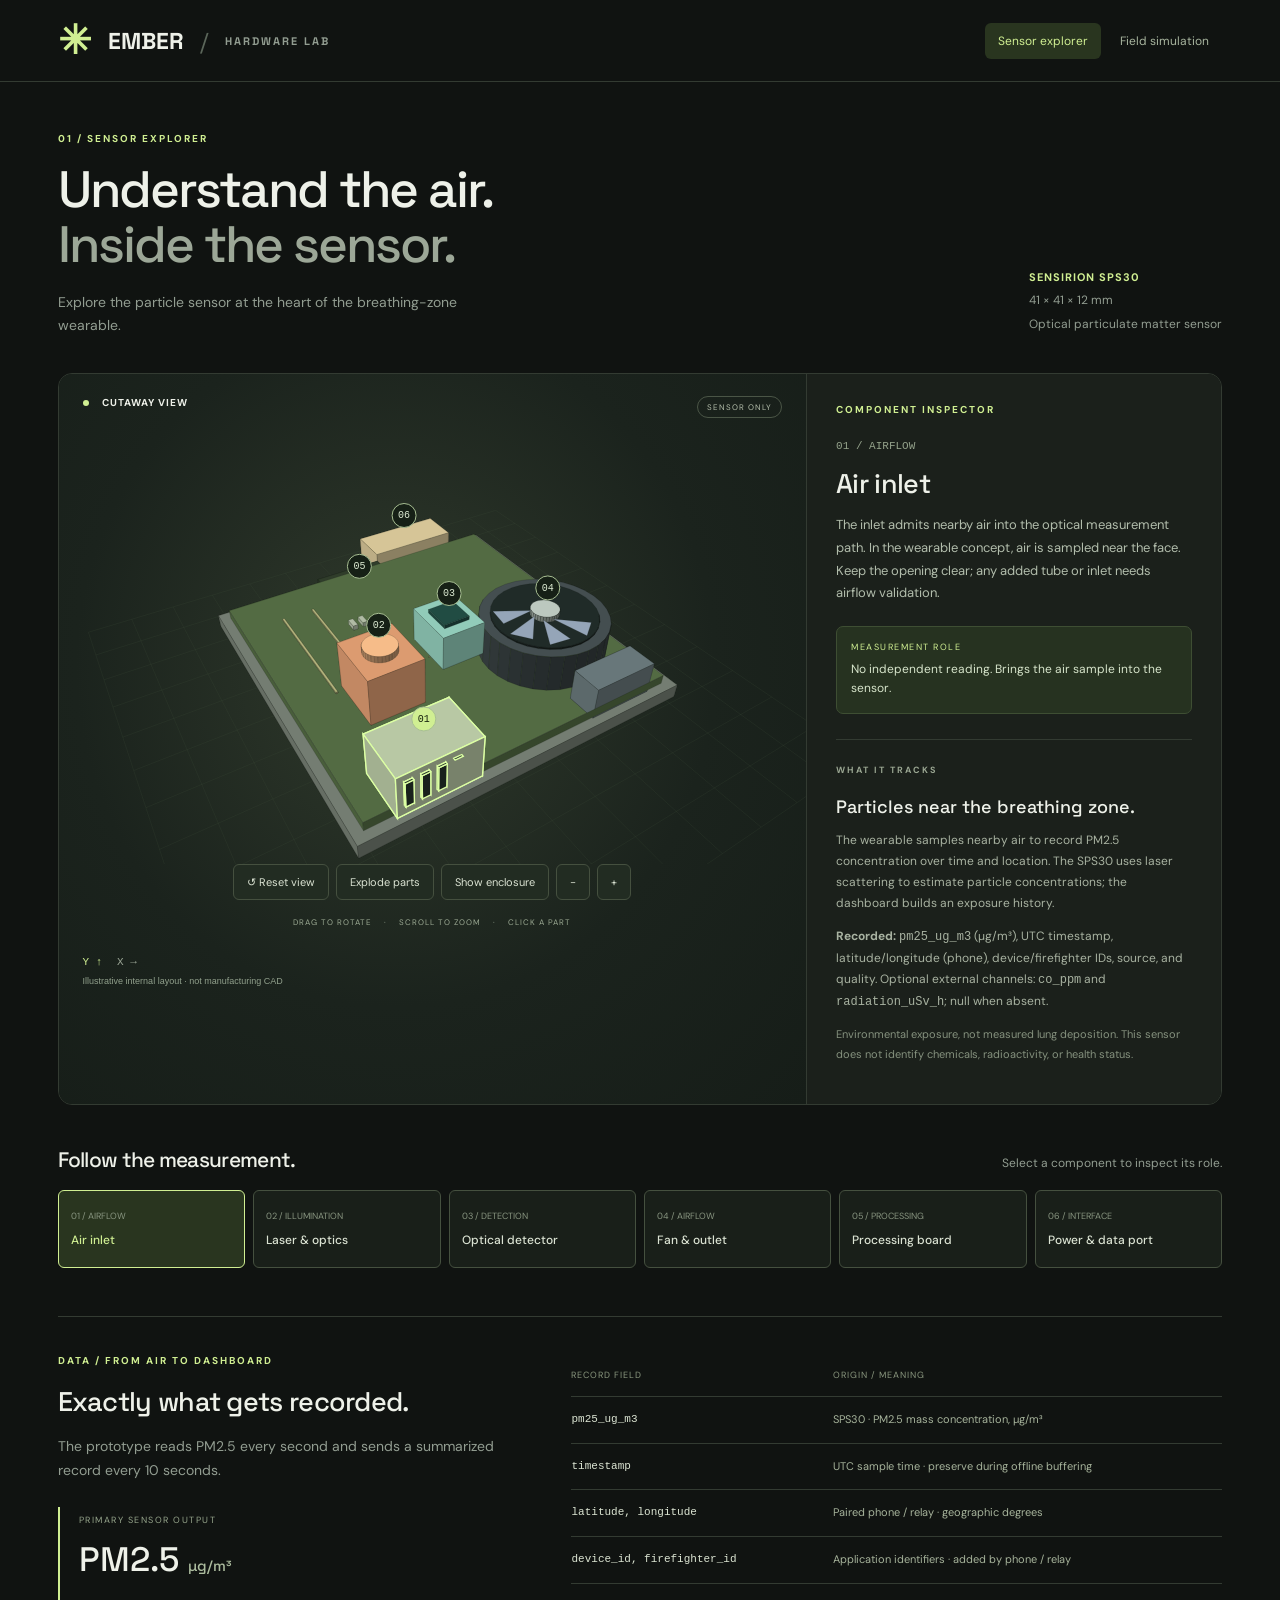
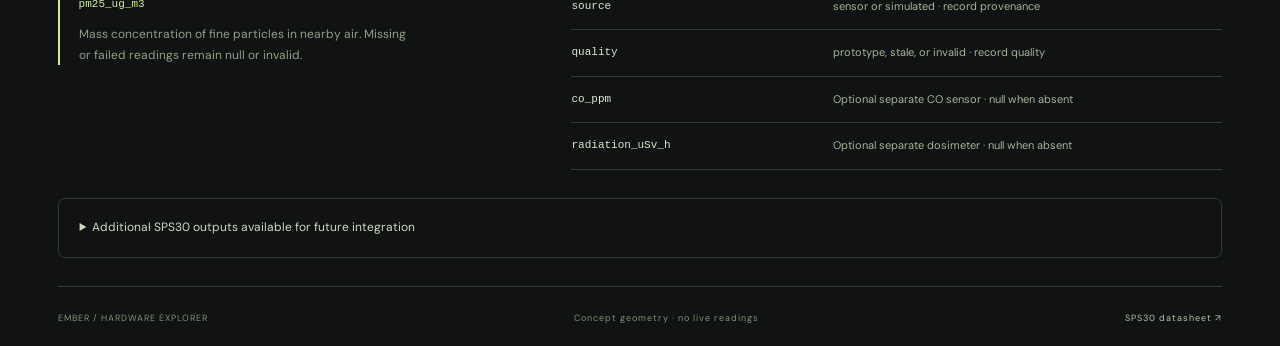
<file: index.html>
<!doctype html>
<html lang="en"><head><meta charset="utf-8"><meta name="viewport" content="width=device-width, initial-scale=1"><title>EMBER · Sensor Explorer</title><link rel="stylesheet" href="style.css"><style>header nav{display:flex;gap:6px}header nav a{font-size:12px;padding:10px 13px;border-radius:6px;color:#a7b49e;text-decoration:none}header nav a[aria-current]{background:#29351f;color:#d0ef92}@media(max-width:760px){header{height:auto;min-height:80px;flex-wrap:wrap;padding-top:12px;padding-bottom:12px;gap:10px}header nav a{font-size:10px;padding:8px}.subbrand{display:none}}</style></head>
<body><header><a class="brand" href="./"><span class="ember">✳</span> EMBER <span class="divider">/</span> <span class="subbrand">HARDWARE LAB</span></a><nav aria-label="Main navigation"><a href="index.html" aria-current="page">Sensor explorer</a><a href="simulation.html">Field simulation</a></nav></header>
<main><div class="intro"><div><p class="eyebrow">01 / SENSOR EXPLORER</p><h1>Understand the air.<br><span>Inside the sensor.</span></h1><p class="lede">Explore the particle sensor at the heart of the breathing-zone wearable.</p></div><div class="spec"><b>SENSIRION SPS30</b><span>41 × 41 × 12 mm</span><span>Optical particulate matter sensor</span></div></div>
<div class="workspace"><section class="viewer" aria-label="Interactive 3D sensor"><div class="view-top"><span><i class="dot"></i> <b id="viewLabel">CUTAWAY VIEW</b></span><span class="chip">SENSOR ONLY</span></div><canvas id="model" tabindex="0" aria-label="3D sensor. Drag to rotate, scroll to zoom, or use arrow keys. Choose components using the buttons below."></canvas><div class="orientation">Y ↑ <span>X →</span><small>Illustrative internal layout · not manufacturing CAD</small></div><div class="controls"><button id="reset" title="Reset camera">↺ Reset view</button><button id="explode" aria-pressed="false">Explode parts</button><button id="shell" aria-pressed="false">Show enclosure</button><button id="minus" aria-label="Zoom out">−</button><button id="plus" aria-label="Zoom in">+</button></div><p class="hint">DRAG TO ROTATE <span>·</span> SCROLL TO ZOOM <span>·</span> CLICK A PART</p></section>
<aside><p class="eyebrow">COMPONENT INSPECTOR</p><div id="detail" aria-live="polite"></div><div class="purpose"><p class="eyebrow">WHAT IT TRACKS</p><h3>Particles near the breathing zone.</h3><p>The wearable samples nearby air to record PM2.5 concentration over time and location. The SPS30 uses laser scattering to estimate particle concentrations; the dashboard builds an exposure history.</p><p><b>Recorded:</b> <code>pm25_ug_m3</code> (µg/m³), UTC timestamp, latitude/longitude (phone), device/firefighter IDs, source, and quality. Optional external channels: <code>co_ppm</code> and <code>radiation_uSv_h</code>; null when absent.</p><p class="note">Environmental exposure, not measured lung deposition. This sensor does not identify chemicals, radioactivity, or health status.</p></div></aside></div>
<section class="parts-section"><div class="section-title"><h2>Follow the measurement.</h2><p>Select a component to inspect its role.</p></div><div id="parts" class="parts"></div></section>
<section class="data-section"><div><p class="eyebrow">DATA / FROM AIR TO DASHBOARD</p><h2>Exactly what gets recorded.</h2><p class="lede">The prototype reads PM2.5 every second and sends a summarized record every 10 seconds.</p><div class="primary-data"><span>PRIMARY SENSOR OUTPUT</span><strong>PM2.5 <em>µg/m³</em></strong><code>pm25_ug_m3</code><p>Mass concentration of fine particles in nearby air. Missing or failed readings remain null or invalid.</p></div></div><div class="data-table"><div class="table-head">RECORD FIELD <span>ORIGIN / MEANING</span></div><div><code>pm25_ug_m3</code><span>SPS30 · PM2.5 mass concentration, µg/m³</span></div><div><code>timestamp</code><span>UTC sample time · preserve during offline buffering</span></div><div><code>latitude, longitude</code><span>Paired phone / relay · geographic degrees</span></div><div><code>device_id, firefighter_id</code><span>Application identifiers · added by phone / relay</span></div><div><code>source</code><span>sensor or simulated · record provenance</span></div><div><code>quality</code><span>prototype, stale, or invalid · record quality</span></div><div><code>co_ppm</code><span>Optional separate CO sensor · null when absent</span></div><div><code>radiation_uSv_h</code><span>Optional separate dosimeter · null when absent</span></div></div></section>
<details><summary>Additional SPS30 outputs available for future integration</summary><p>The hardware also reports mass concentrations for PM1.0, PM4 and PM10 (µg/m³), number concentrations for PM0.5, PM1.0, PM2.5, PM4 and PM10 (#/cm³), and typical particle size (µm). These are not fields in the current prototype record. PM4 and PM10 values are calculated from the particle distribution profile.</p><p>The dashboard’s exposure index is calculated separately as Σ(PM2.5 × elapsed minutes), in µg·min/m³. It is not a sensor-measured medical dose.</p></details>
<footer><span>EMBER / HARDWARE EXPLORER</span><span>Concept geometry · no live readings</span><a href="https://sensirion.com/file/datasheet_sps30" target="_blank" rel="noreferrer">SPS30 datasheet ↗</a></footer></main><script src="sensor.js"></script></body></html>
</file>
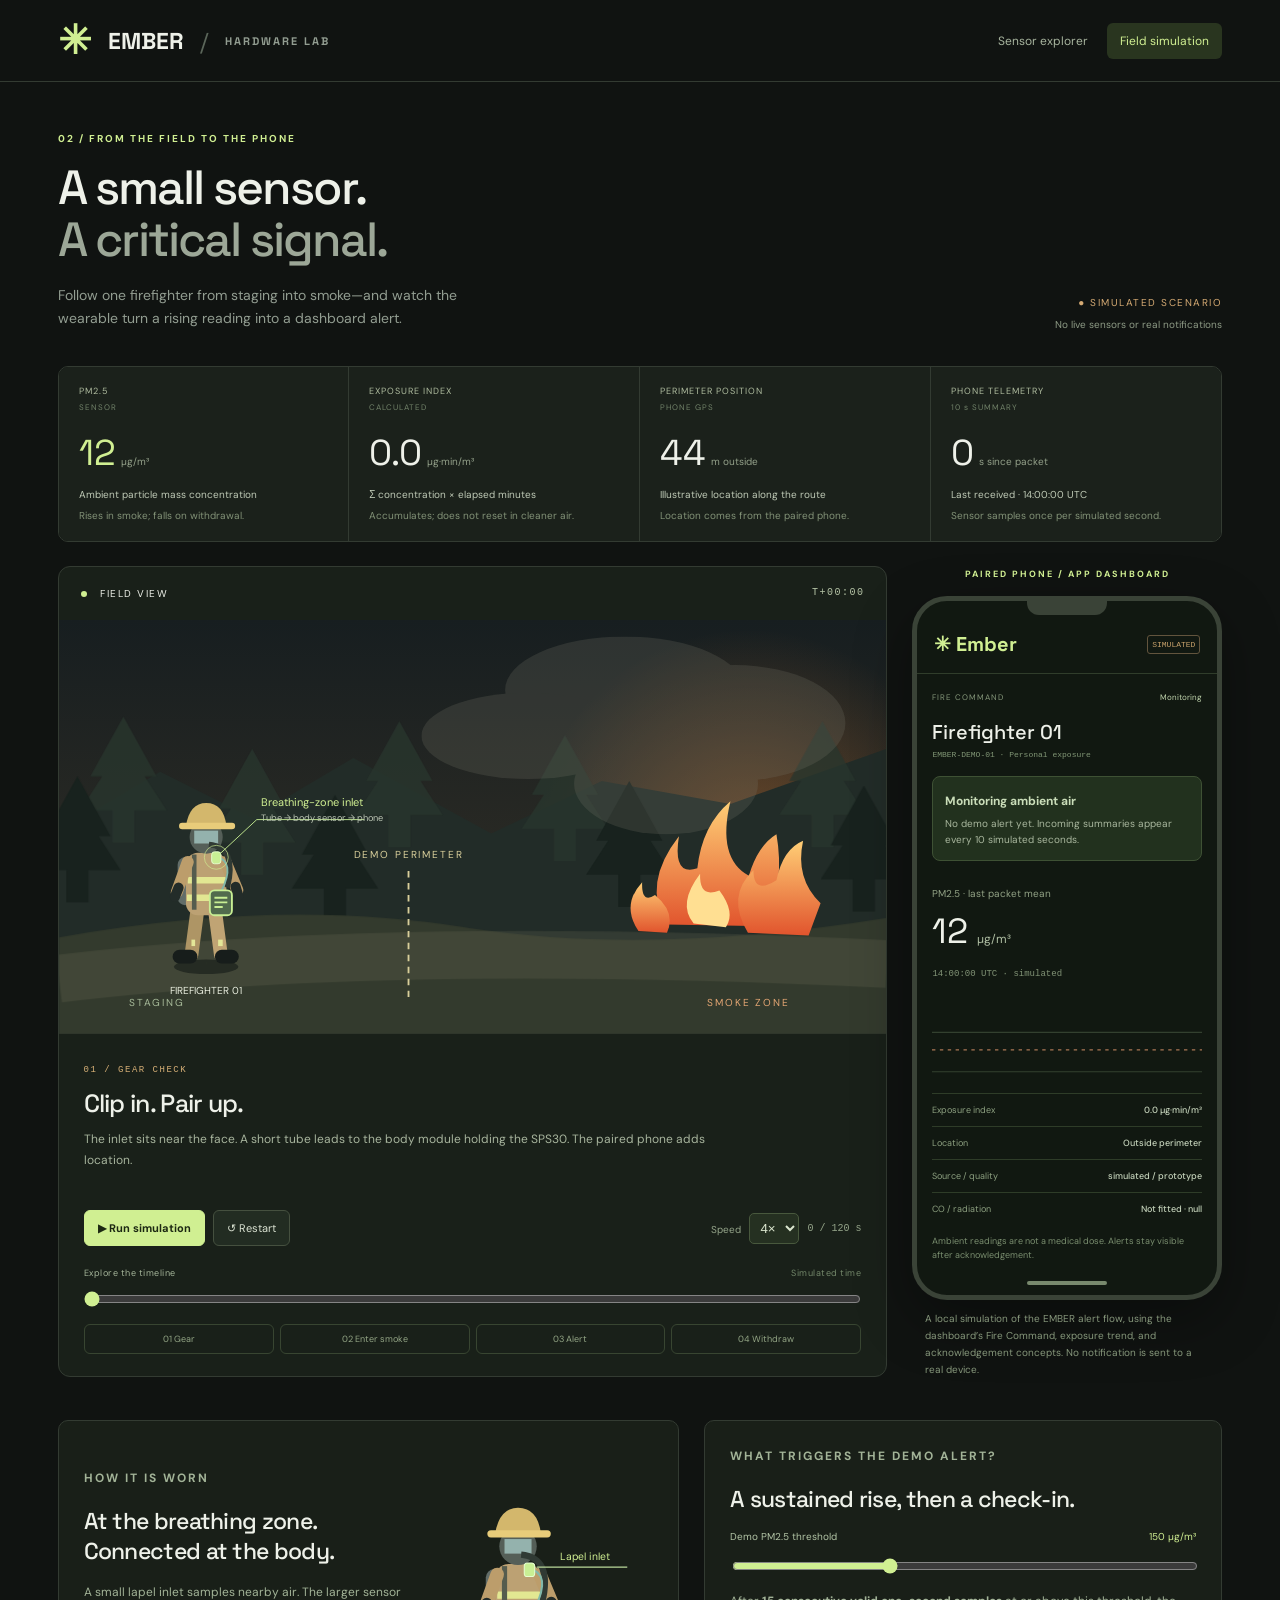
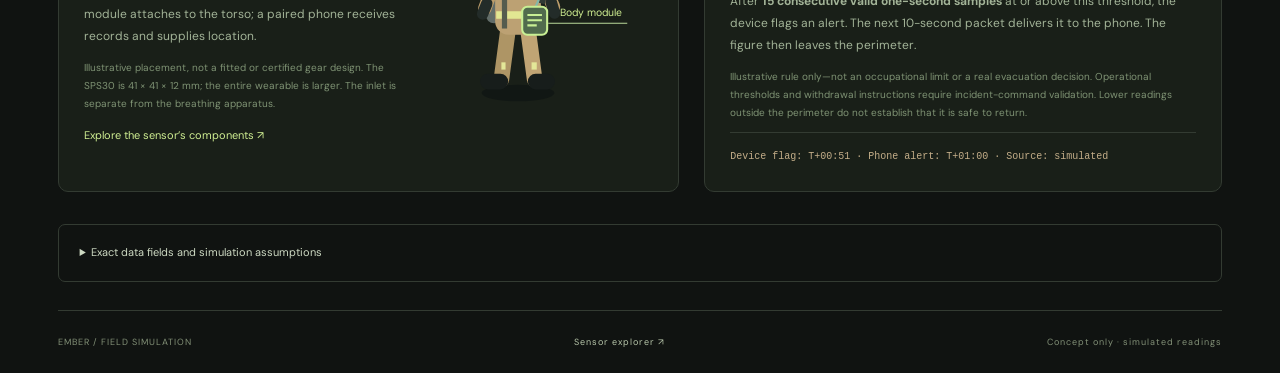
<file: simulation.html>
<!doctype html><html lang="en"><head><meta charset="utf-8"><meta name="viewport" content="width=device-width,initial-scale=1"><title>EMBER · Field Simulation</title><link rel="stylesheet" href="style.css"><link rel="stylesheet" href="simulation.css"></head><body>
<header><a class="brand" href="index.html"><span class="ember">✳</span> EMBER <span class="divider">/</span> <span class="subbrand">HARDWARE LAB</span></a><nav aria-label="Main navigation"><a href="index.html">Sensor explorer</a><a href="simulation.html" aria-current="page">Field simulation</a></nav></header>
<main class="sim-main"><div class="sim-intro"><div><p class="eyebrow">02 / FROM THE FIELD TO THE PHONE</p><h1>A small sensor.<br><span>A critical signal.</span></h1><p class="lede">Follow one firefighter from staging into smoke—and watch the wearable turn a rising reading into a dashboard alert.</p></div><div class="demo-badge">● SIMULATED SCENARIO<span>No live sensors or real notifications</span></div></div>
<section class="metrics" aria-label="Specific tracked measurements"><article><p>PM2.5 <span>SENSOR</span></p><strong id="pm">12</strong><small>µg/m³</small><div id="pmTrend">Ambient particle mass concentration</div><em>Rises in smoke; falls on withdrawal.</em></article><article><p>EXPOSURE INDEX <span>CALCULATED</span></p><strong id="dose">0.0</strong><small>µg·min/m³</small><div>Σ concentration × elapsed minutes</div><em>Accumulates; does not reset in cleaner air.</em></article><article><p>PERIMETER POSITION <span>PHONE GPS</span></p><strong id="distance">44</strong><small id="distanceUnit">m outside</small><div>Illustrative location along the route</div><em>Location comes from the paired phone.</em></article><article><p>PHONE TELEMETRY <span>10 s SUMMARY</span></p><strong id="packetAge">0</strong><small>s since packet</small><div id="packetTime">Last received · 14:00:00 UTC</div><em>Sensor samples once per simulated second.</em></article></section>
<div class="scenario-grid"><section class="scene-panel" aria-label="Firefighter scenario"><div class="scene-heading"><span><i class="dot"></i> FIELD VIEW</span><span id="simClock">T+00:00</span></div>
<svg id="field" viewBox="0 0 900 450" role="img" aria-label="A firefighter wearing a lapel inlet and body sensor approaches a smoky fire, then withdraws beyond the perimeter."><defs><linearGradient id="sky" x2="0" y2="1"><stop stop-color="#171e20"/><stop offset="1" stop-color="#373227"/></linearGradient><radialGradient id="glow"><stop stop-color="#e88434" stop-opacity=".35"/><stop offset="1" stop-color="#e88434" stop-opacity="0"/></radialGradient><linearGradient id="fireColor" x2="0" y2="1"><stop stop-color="#ffcf76"/><stop offset="1" stop-color="#e1542d"/></linearGradient>
<g id="tree"><path d="M0 0L-36 65H-23L-47 102H-12V137H12V102H47L23 65H36Z" fill="currentColor"/></g>
<g id="person"><ellipse cy="4" rx="35" ry="8" fill="#0b1010" opacity=".5"/><g id="legA"><path d="M-10-54L-16-9" stroke="#ae9565" stroke-width="15" stroke-linecap="round"/><path d="M-17-7H-29" stroke="#171d1b" stroke-width="15" stroke-linecap="round"/><path d="M-16-22L-12-22" stroke="#e3e798" stroke-width="7"/></g><g id="legB"><path d="M10-54L16-9" stroke="#c0a474" stroke-width="15" stroke-linecap="round"/><path d="M17-7H28" stroke="#171d1b" stroke-width="15" stroke-linecap="round"/><path d="M13-22L18-22" stroke="#e3e798" stroke-width="7"/></g><rect x="-31" y="-115" width="16" height="52" rx="8" fill="#626d69"/><rect x="-22" y="-120" width="44" height="68" rx="13" fill="#bca173"/><path d="M-21-71H22M-20-90H22" stroke="#e2e792" stroke-width="7"/><path d="M-13-118V-58" stroke="#555c4e" stroke-width="5"/><path d="M-20-110L-32-77M21-110L34-79" stroke="#bc9d6b" stroke-width="13" stroke-linecap="round"/><path d="M-30-82L-34-72M32-83L35-73" stroke="#232c29" stroke-width="11" stroke-linecap="round"/><circle cy="-137" r="18" fill="#555f58"/><path d="M-13-144H13V-130H-13Z" fill="#94b2ad"/><path d="M-22-149Q-18-174 0-174Q19-174 22-149" fill="#d3b76c"/><path d="M-26-149H28" stroke="#e8cc7a" stroke-width="7" stroke-linecap="round"/><path d="M3-129Q34-126 23-82" fill="none" stroke="#303a34" stroke-width="6"/><path d="M10-116Q33-111 16-77" fill="none" stroke="#81b8aa" stroke-width="2"/><rect x="6" y="-121" width="10" height="13" rx="3" fill="#c8ef94" stroke="#e6ffd0"/><rect x="4" y="-79" width="24" height="27" rx="5" fill="#516b4d" stroke="#c8ef94" stroke-width="2"/><path d="M9-71H23M9-66H23M9-61H18" stroke="#c8ef94" stroke-width="2"/></g></defs>
<rect width="900" height="450" fill="url(#sky)"/><circle cx="750" cy="245" r="235" fill="url(#glow)"/><path d="M0 230L110 165L210 215L320 150L470 232L590 175L730 200L900 140V450H0Z" fill="#222c28"/>
<g color="#29362e" opacity=".8"><use href="#tree" x="70" y="105"/><use href="#tree" x="210" y="140"/><use href="#tree" x="370" y="110"/><use href="#tree" x="550" y="125"/><use href="#tree" x="830" y="110"/></g><g color="#18221e"><use href="#tree" x="20" y="170"/><use href="#tree" x="300" y="190"/><use href="#tree" x="620" y="175"/><use href="#tree" x="875" y="180"/></g>
<path d="M0 345Q240 302 440 334T900 324V450H0Z" fill="#333a2d"/><path d="M0 390Q350 348 900 374" fill="none" stroke="#74735c" stroke-width="52" opacity=".22"/>
<g id="smoke" fill="#747568" opacity=".24"><ellipse cx="660" cy="178" rx="100" ry="55"/><ellipse cx="735" cy="112" rx="120" ry="63"/><ellipse cx="615" cy="76" rx="130" ry="58"/><ellipse cx="510" cy="126" rx="116" ry="47"/></g>
<g id="flames" fill="url(#fireColor)"><path d="M660 331Q634 286 674 235Q667 279 694 270Q699 223 730 197Q715 259 750 278Q760 245 780 233Q789 284 770 333Z"/><path d="M749 340Q725 300 755 272Q755 299 780 283Q787 249 809 240Q800 281 828 308L815 343Z"/><path d="M630 338Q611 310 634 285Q633 309 648 299Q671 318 661 340Z"/></g><path d="M690 330Q672 309 697 276Q696 303 718 294Q736 318 725 334Z" fill="#ffdf92"/>
<path d="M380 273V410" stroke="#d9cf9b" stroke-width="2" stroke-dasharray="7 6"/><text x="380" y="259" text-anchor="middle" fill="#d9cf9b" font-size="11" letter-spacing="2">DEMO PERIMETER</text><text x="76" y="420" fill="#a7ba99" font-size="11" letter-spacing="2">STAGING</text><text x="705" y="420" fill="#e4a673" font-size="11" letter-spacing="2">SMOKE ZONE</text>
<path id="trail" d="M160 373H160" stroke="#c8ef94" stroke-width="3" stroke-dasharray="5 6" opacity=".7"/><g id="walker" transform="translate(160 373)"><use href="#person"/><circle cx="11" cy="-115" r="13" fill="none" stroke="#d0ef92" opacity=".7"/><text y="34" text-anchor="middle" fill="#e8edde" font-size="11">FIREFIGHTER 01</text></g>
<g id="sensorCallout"><path d="M172 257L215 217H332" fill="none" stroke="#c8ef94"/><text x="220" y="202" fill="#d0ef92" font-size="12">Breathing-zone inlet</text><text x="220" y="218" fill="#bdc7b5" font-size="10">Tube → body sensor → phone</text></g><g id="signal" opacity="0"><path d="M800 45Q825 25 850 45M808 54Q825 40 842 54M818 63Q825 56 832 63" stroke="#d0ef92" stroke-width="3" fill="none"/><text x="780" y="86" fill="#c8ef94" font-size="10">PACKET SENT</text></g></svg>
<div class="stage-copy" aria-live="polite"><span id="stageNumber">01 / GEAR CHECK</span><h2 id="stageTitle">Clip in. Pair up.</h2><p id="stageDescription">The inlet sits near the face. A short tube leads to the body module holding the SPS30. The paired phone adds location.</p></div>
<div class="playback"><button id="play" class="primary">▶ Run simulation</button><button id="restart">↺ Restart</button><label>Speed <select id="speed"><option value="1">1×</option><option value="4" selected>4×</option><option value="8">8×</option></select></label><span id="elapsed">0 / 120 s</span></div><label class="scrub-label" for="timeline">Explore the timeline <span>Simulated time</span></label><input id="timeline" type="range" min="0" max="120" step="1" value="0" aria-label="Simulation time in seconds"><div class="chapters"><button data-jump="0">01 Gear</button><button data-jump="25">02 Enter smoke</button><button id="jumpAlert">03 Alert</button><button data-jump="110">04 Withdraw</button></div></section>
<aside class="phone-column"><p class="eyebrow">PAIRED PHONE / APP DASHBOARD</p><div class="phone"><div class="phone-notch"></div><div class="phone-top"><b>✳ Ember</b><span>SIMULATED</span></div><div class="phone-screen"><div class="phone-subtitle">FIRE COMMAND <span id="phoneStatus">Monitoring</span></div><h3>Firefighter 01</h3><p class="device-label">EMBER-DEMO-01 · Personal exposure</p><div id="phoneAlert" class="phone-alert" role="status"><strong id="alertTitle">Monitoring ambient air</strong><p id="alertMessage">No demo alert yet. Incoming summaries appear every 10 simulated seconds.</p><button id="ack" hidden>Acknowledge alert</button></div><div class="phone-reading"><span>PM2.5 · last packet mean</span><b id="phonePM">12 <small>µg/m³</small></b><em id="phoneTime">14:00:00 UTC · simulated</em></div><svg id="chart" viewBox="0 0 240 78" role="img" aria-label="Simulated PM2.5 concentration history"><path d="M0 70H240M0 35H240" stroke="#33402f"/><path id="thresholdLine" d="M0 48H240" stroke="#aa7655" stroke-dasharray="3 4"/><polyline id="chartLine" fill="none" stroke="#dbad70" stroke-width="2"/></svg><div class="phone-row"><span>Exposure index</span><b id="phoneDose">0.0 µg·min/m³</b></div><div class="phone-row"><span>Location</span><b id="phoneLocation">Outside perimeter</b></div><div class="phone-row"><span>Source / quality</span><b>simulated / prototype</b></div><div class="phone-row"><span>CO / radiation</span><b>Not fitted · null</b></div><p class="phone-foot">Ambient readings are not a medical dose. Alerts stay visible after acknowledgement.</p></div><div class="home-indicator"></div></div><p class="phone-caption">A local simulation of the EMBER alert flow, using the dashboard’s Fire Command, exposure trend, and acknowledgement concepts. No notification is sent to a real device.</p></aside></div>
<section class="below-grid"><article class="placement"><div><p class="eyebrow">HOW IT IS WORN</p><h2>At the breathing zone.<br>Connected at the body.</h2><p>A small lapel inlet samples nearby air. The larger sensor module attaches to the torso; a paired phone receives records and supplies location.</p><p class="note">Illustrative placement, not a fitted or certified gear design. The SPS30 is 41 × 41 × 12 mm; the entire wearable is larger. The inlet is separate from the breathing apparatus.</p><a href="index.html">Explore the sensor’s components ↗</a></div><svg viewBox="-100 -195 230 230" aria-label="Close-up of wearable placement on a firefighter"><use href="#person"/><path d="M18-117H105M29-63H105" fill="none" stroke="#b9d899"/><text x="40" y="-124" fill="#d0ef92" font-size="10">Lapel inlet</text><text x="40" y="-70" fill="#d0ef92" font-size="10">Body module</text></svg></article><article class="rule"><p class="eyebrow">WHAT TRIGGERS THE DEMO ALERT?</p><h2>A sustained rise, then a check-in.</h2><label for="threshold">Demo PM2.5 threshold <output id="thresholdValue">150 µg/m³</output></label><input id="threshold" type="range" min="100" max="250" step="25" value="150"><p>After <b>15 consecutive valid one-second samples</b> at or above this threshold, the device flags an alert. The next 10-second packet delivers it to the phone. The figure then leaves the perimeter.</p><p class="note">Illustrative rule only—not an occupational limit or a real evacuation decision. Operational thresholds and withdrawal instructions require incident-command validation. Lower readings outside the perimeter do not establish that it is safe to return.</p><div id="ruleOutcome">Demo alert timing is calculated from the trajectory.</div></article></section>
<details><summary>Exact data fields and simulation assumptions</summary><p>The prototype record contains <code>device_id, firefighter_id, timestamp, latitude, longitude, pm25_ug_m3, co_ppm, radiation_uSv_h, source, quality</code>. This demonstration uses a fictional local route instead of real GPS coordinates. CO and radiation are null because separate sensors are not fitted. It does not measure temperature, heart rate, oxygen, blood chemistry, lung capacity, or deposited lung mass.</p><p>Smoke concentration follows a scripted spatial gradient, not a physical wildfire model. The exposure index integrates one-second PM2.5 samples over elapsed time. Phone cards show the most recent 10-second summary, so they intentionally lag the sensor cards. Changing the threshold or scrubbing restarts acknowledgement state.</p></details>
<footer><span>EMBER / FIELD SIMULATION</span><a href="index.html">Sensor explorer ↗</a><span>Concept only · simulated readings</span></footer></main><script src="simulation.js"></script></body></html>
</file>
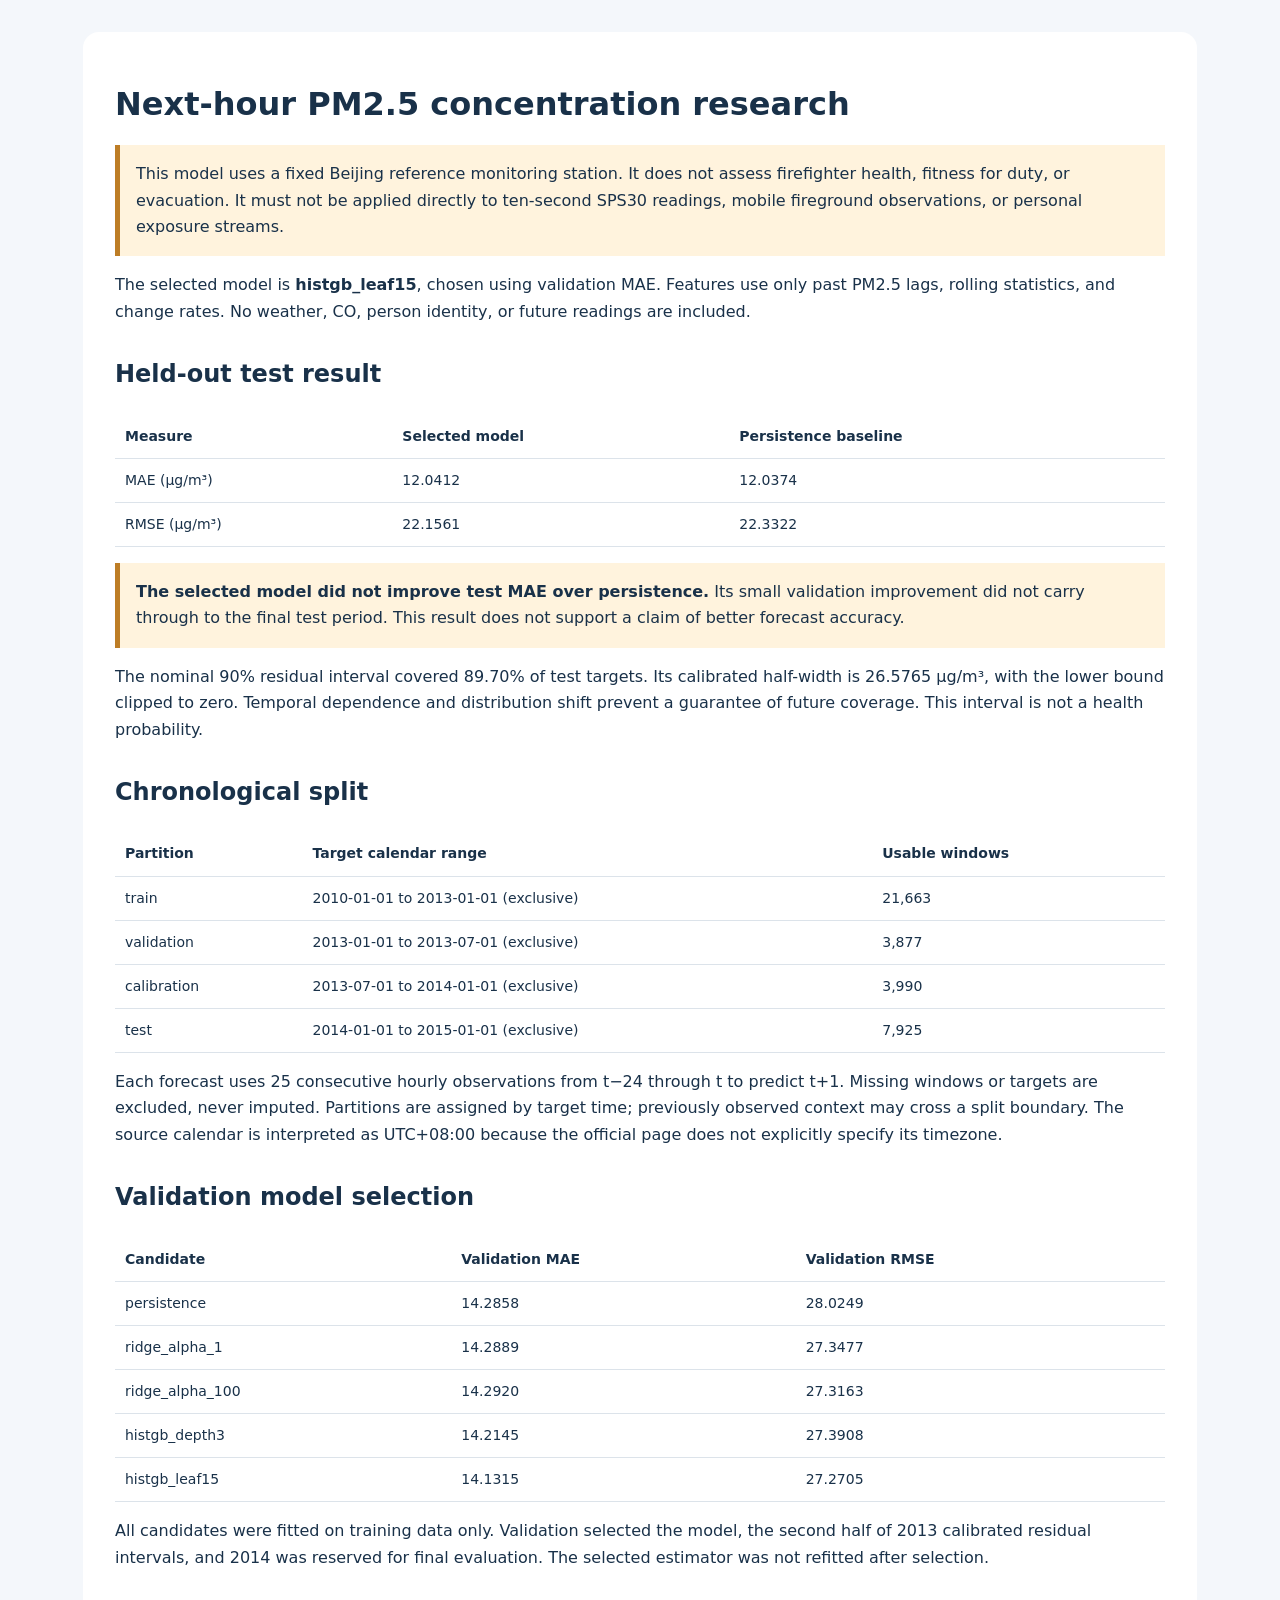
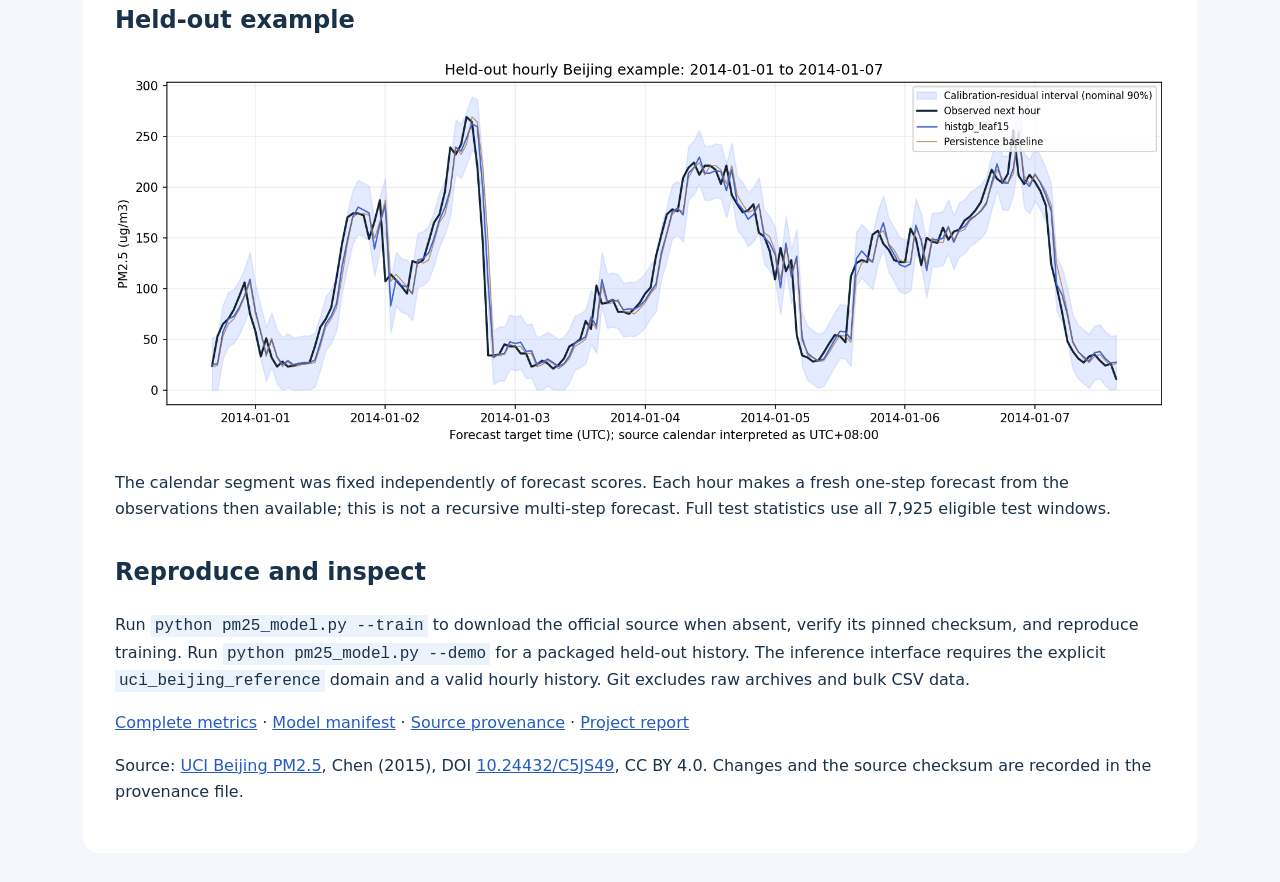
<file: data_pipeline/reports/pm25_report.html>
<!doctype html><html lang="en"><head><meta charset="utf-8"><meta name="viewport" content="width=device-width,initial-scale=1"><title>EMBER: Hourly PM2.5 research model</title><style>body{font:16px/1.65 system-ui,sans-serif;background:#f4f7fb;color:#193149;padding:32px;margin:0}main{max-width:1050px;margin:auto;background:white;padding:32px;border-radius:16px}h1{line-height:1.2}h2{margin-top:30px}.notice{padding:16px;background:#fff3dd;border-left:5px solid #bd7d26}table{width:100%;border-collapse:collapse;font-size:14px}th,td{text-align:left;padding:10px;border-bottom:1px solid #dce3ea}img{width:100%;height:auto}code{background:#edf3fc;padding:2px 4px}a{color:#255bc1}</style></head><body><main>
<h1>Next-hour PM2.5 concentration research</h1>
<p class="notice">This model uses a fixed Beijing reference monitoring station. It does not assess firefighter health, fitness for duty, or evacuation. It must not be applied directly to ten-second SPS30 readings, mobile fireground observations, or personal exposure streams.</p>
<p>The selected model is <strong>histgb_leaf15</strong>, chosen using validation MAE. Features use only past PM2.5 lags, rolling statistics, and change rates. No weather, CO, person identity, or future readings are included.</p>
<h2>Held-out test result</h2>
<table><tr><th>Measure</th><th>Selected model</th><th>Persistence baseline</th></tr><tr><td>MAE (µg/m³)</td><td>12.0412</td><td>12.0374</td></tr><tr><td>RMSE (µg/m³)</td><td>22.1561</td><td>22.3322</td></tr></table>
<p class="notice"><strong>The selected model did not improve test MAE over persistence.</strong> Its small validation improvement did not carry through to the final test period. This result does not support a claim of better forecast accuracy.</p>
<p>The nominal 90% residual interval covered 89.70% of test targets. Its calibrated half-width is 26.5765 µg/m³, with the lower bound clipped to zero. Temporal dependence and distribution shift prevent a guarantee of future coverage. This interval is not a health probability.</p>
<h2>Chronological split</h2><table><tr><th>Partition</th><th>Target calendar range</th><th>Usable windows</th></tr><tr><td>train</td><td>2010-01-01 to 2013-01-01 (exclusive)</td><td>21,663</td></tr><tr><td>validation</td><td>2013-01-01 to 2013-07-01 (exclusive)</td><td>3,877</td></tr><tr><td>calibration</td><td>2013-07-01 to 2014-01-01 (exclusive)</td><td>3,990</td></tr><tr><td>test</td><td>2014-01-01 to 2015-01-01 (exclusive)</td><td>7,925</td></tr></table>
<p>Each forecast uses 25 consecutive hourly observations from t−24 through t to predict t+1. Missing windows or targets are excluded, never imputed. Partitions are assigned by target time; previously observed context may cross a split boundary. The source calendar is interpreted as UTC+08:00 because the official page does not explicitly specify its timezone.</p>
<h2>Validation model selection</h2><table><tr><th>Candidate</th><th>Validation MAE</th><th>Validation RMSE</th></tr><tr><td>persistence</td><td>14.2858</td><td>28.0249</td></tr><tr><td>ridge_alpha_1</td><td>14.2889</td><td>27.3477</td></tr><tr><td>ridge_alpha_100</td><td>14.2920</td><td>27.3163</td></tr><tr><td>histgb_depth3</td><td>14.2145</td><td>27.3908</td></tr><tr><td>histgb_leaf15</td><td>14.1315</td><td>27.2705</td></tr></table>
<p>All candidates were fitted on training data only. Validation selected the model, the second half of 2013 calibrated residual intervals, and 2014 was reserved for final evaluation. The selected estimator was not refitted after selection.</p>
<h2>Held-out example</h2><img src="pm25_prediction.png" alt="Observed PM2.5, selected forecast, persistence baseline, and empirical residual interval over the first week of January 2014"><p>The calendar segment was fixed independently of forecast scores. Each hour makes a fresh one-step forecast from the observations then available; this is not a recursive multi-step forecast. Full test statistics use all 7,925 eligible test windows.</p>
<h2>Reproduce and inspect</h2><p>Run <code>python pm25_model.py --train</code> to download the official source when absent, verify its pinned checksum, and reproduce training. Run <code>python pm25_model.py --demo</code> for a packaged held-out history. The inference interface requires the explicit <code>uci_beijing_reference</code> domain and a valid hourly history. Git excludes raw archives and bulk CSV data.</p>
<p><a href="pm25_metrics.json">Complete metrics</a> · <a href="../models/pm25_manifest.json">Model manifest</a> · <a href="../sources/pm25_provenance.json">Source provenance</a> · <a href="project_report.html">Project report</a></p>
<p>Source: <a href="https://archive.ics.uci.edu/dataset/381/beijing+pm2+5+data">UCI Beijing PM2.5</a>, Chen (2015), DOI <a href="https://doi.org/10.24432/C5JS49">10.24432/C5JS49</a>, CC BY 4.0. Changes and the source checksum are recorded in the provenance file.</p>
</main></body></html>
</file>
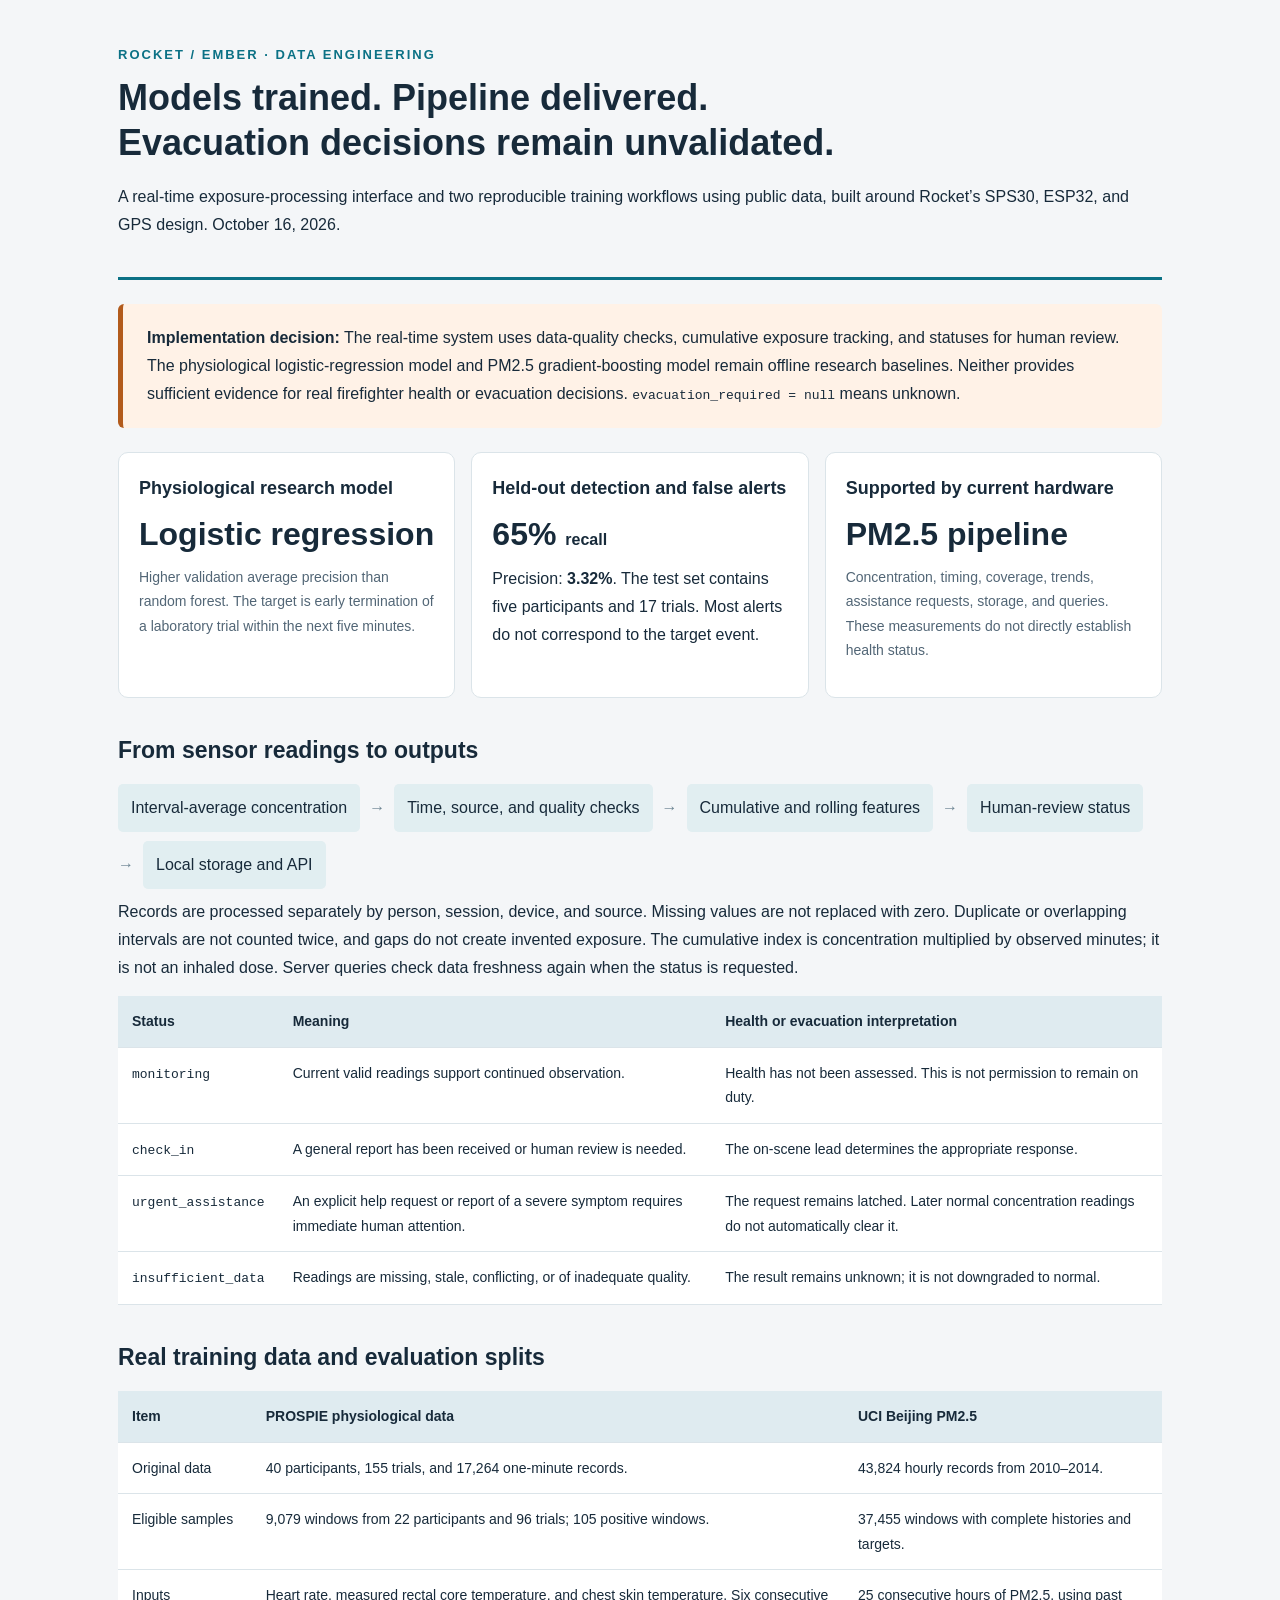
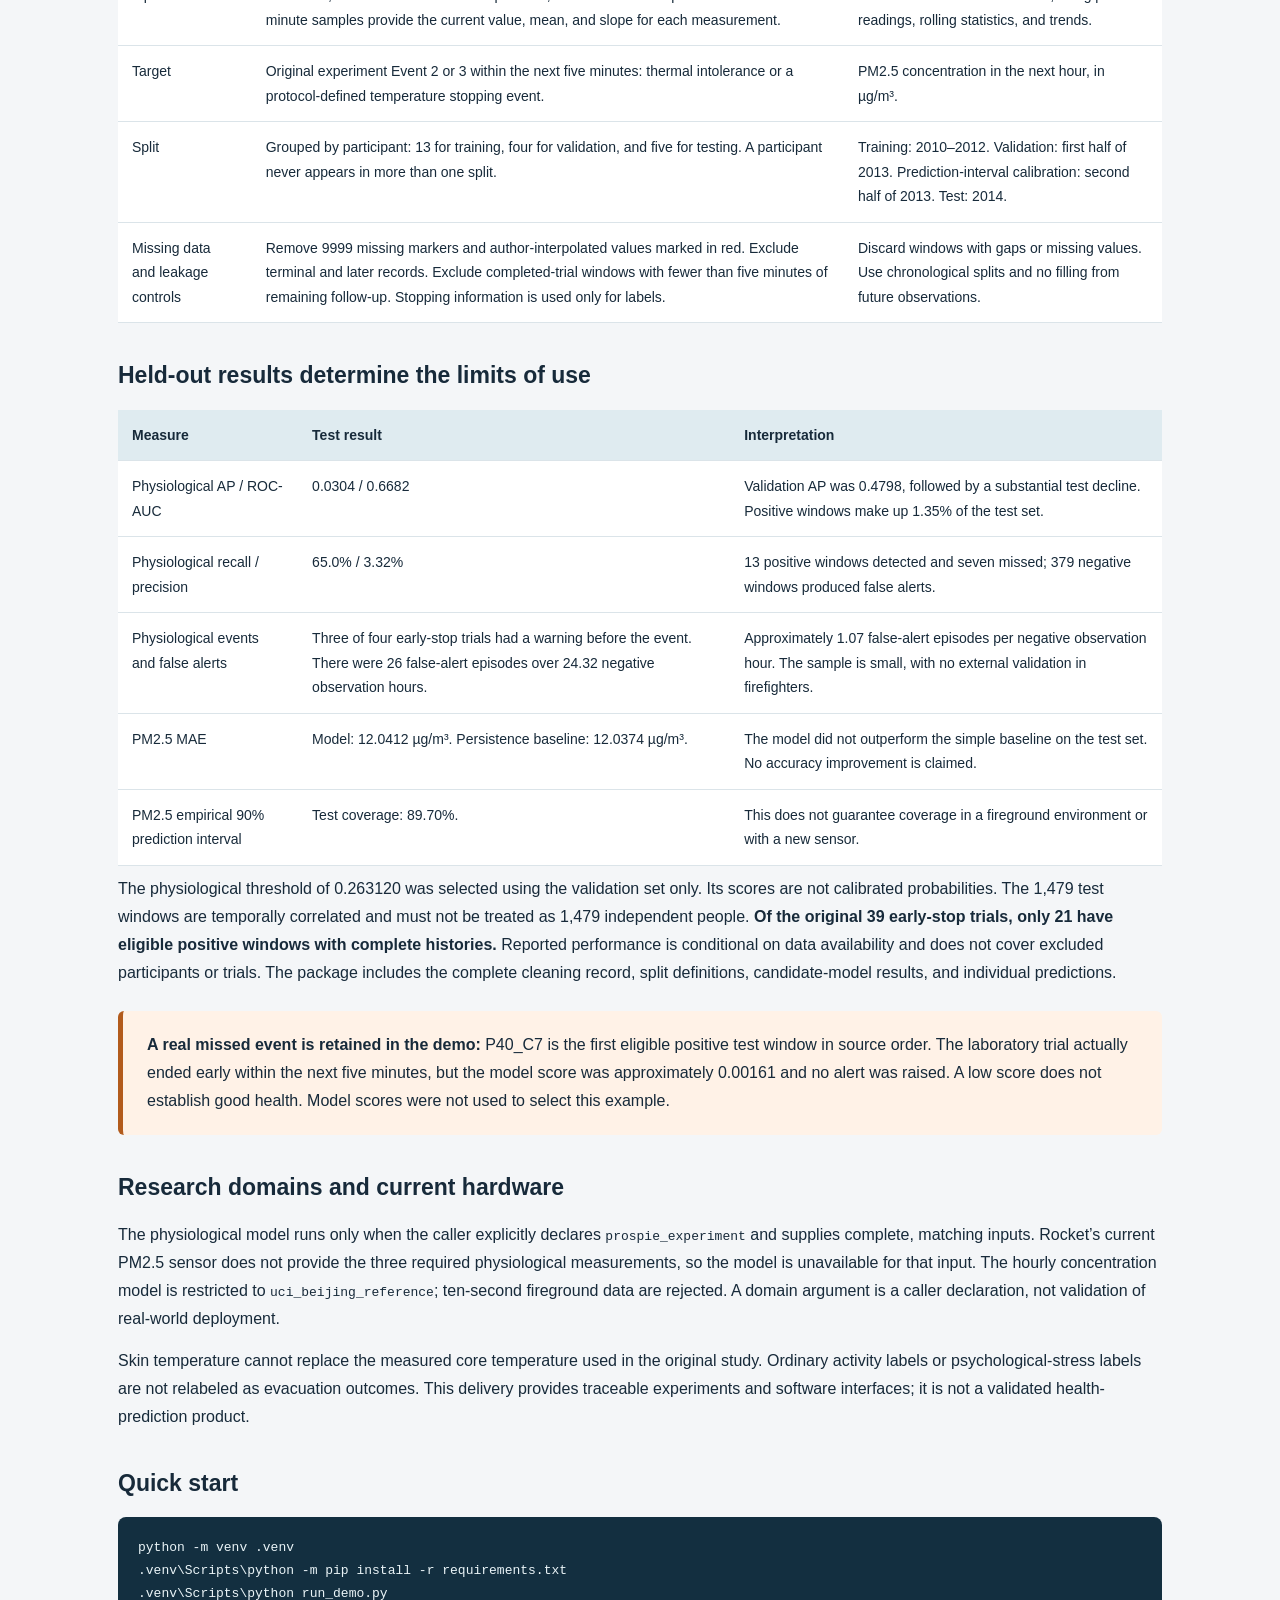
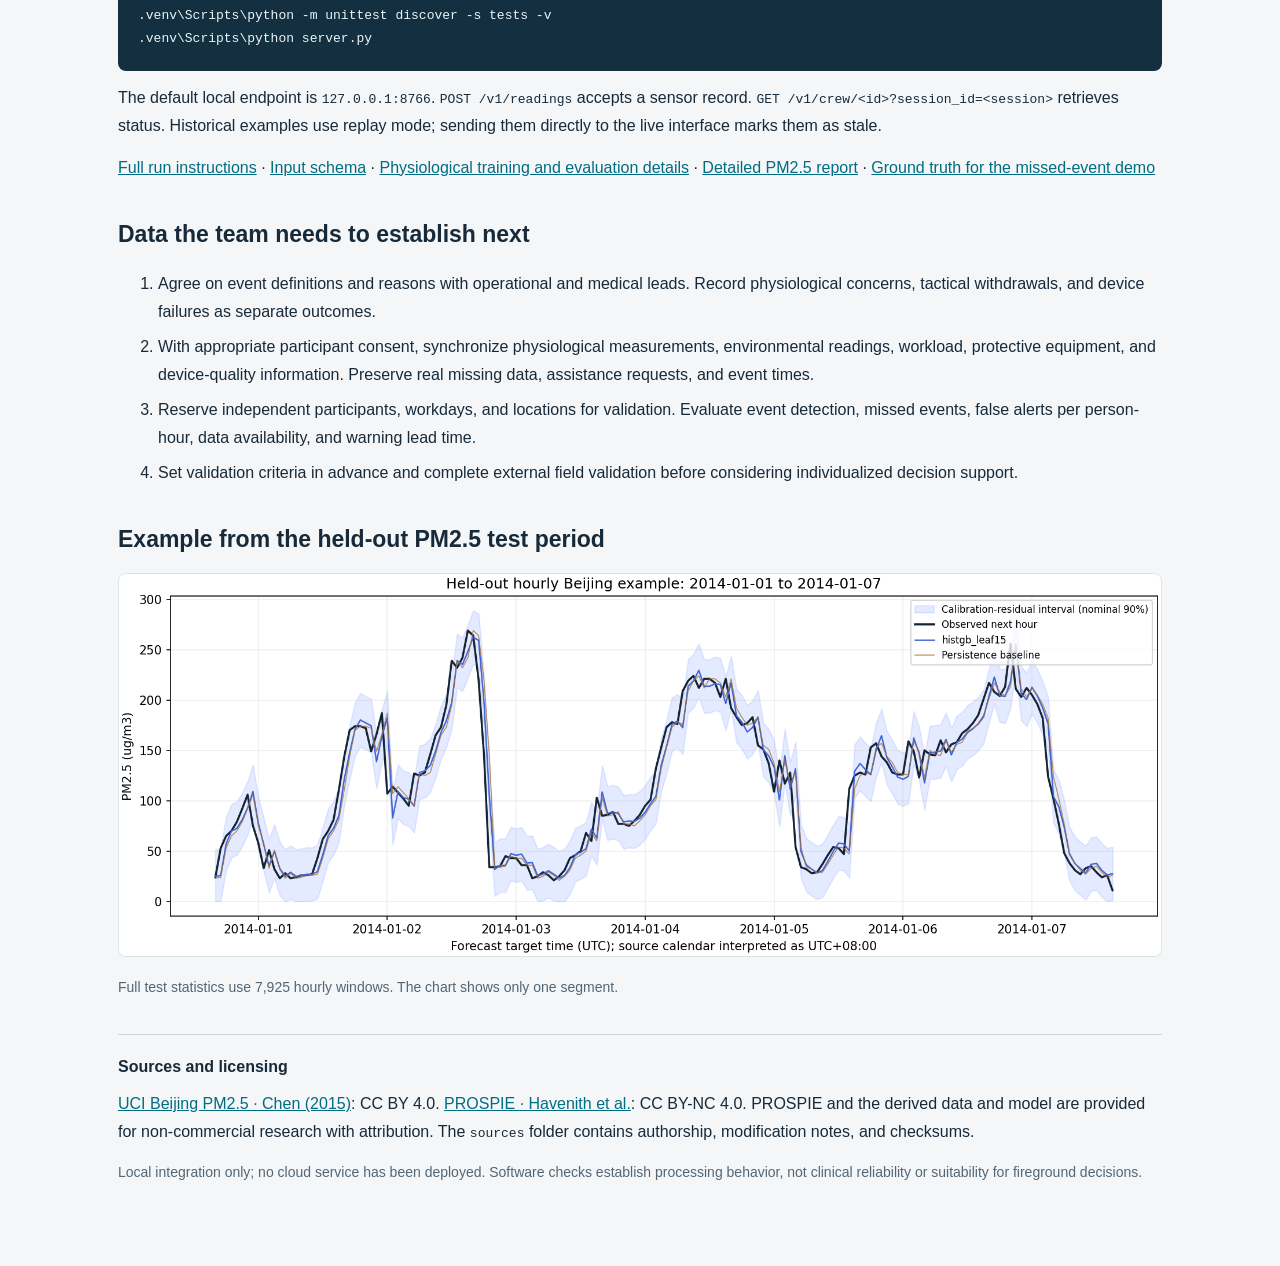
<file: data_pipeline/reports/project_report.html>
<!DOCTYPE html>
<html lang="en">
<head>
<meta charset="utf-8">
<meta name="viewport" content="width=device-width,initial-scale=1">
<title>EMBER · Data and Model Delivery Report</title>
<style>
*{box-sizing:border-box}body{margin:0;background:#f4f6f8;color:#172a3a;font:16px/1.75 "Segoe UI",Arial,sans-serif}main{max-width:1100px;margin:0 auto;padding:44px 28px 70px}h1{font-size:36px;line-height:1.25;margin:8px 0 18px}h2{font-size:23px;margin:32px 0 14px}h3{margin:0 0 10px;font-size:18px}p{margin:9px 0 14px}a{color:#006d83}header{border-bottom:3px solid #0b7185;padding-bottom:24px}.tag{color:#0b7185;letter-spacing:2px;font-size:13px;font-weight:700}.muted{color:#526676;font-size:14px}.notice{padding:20px 24px;border-left:5px solid #b25b1c;background:#fff2e7;border-radius:6px;margin:24px 0}.grid{display:grid;grid-template-columns:repeat(3,1fr);gap:16px}.card{background:#fff;border:1px solid #dbe4e9;border-radius:10px;padding:20px}.metric{font-size:32px;font-weight:700;line-height:1.3}.metric small{font-size:16px}.flow{display:flex;gap:9px;align-items:center;flex-wrap:wrap}.flow span{background:#e1eef1;padding:10px 13px;border-radius:5px}.flow b{color:#6d8593}table{width:100%;border-collapse:collapse;background:#fff;font-size:14px}th,td{padding:13px 14px;text-align:left;vertical-align:top;border-bottom:1px solid #dbe4e9}th{background:#dfebf0}code,pre{font-family:Consolas,monospace}code{font-size:13px}pre{white-space:pre-wrap;overflow-wrap:anywhere;background:#132f40;color:#eaf4f7;padding:20px;border-radius:8px;font-size:13px}img{width:100%;height:auto;background:white;border:1px solid #dbe4e9;border-radius:8px}li{margin-bottom:7px}.footer{border-top:1px solid #c9d6dd;margin-top:34px;padding-top:18px}@media(max-width:750px){.grid{grid-template-columns:1fr}h1{font-size:29px}main{padding:25px 16px}table{font-size:12px}td,th{padding:8px}}
</style>
</head>
<body><main>
<header>
<div class="tag">ROCKET / EMBER · DATA ENGINEERING</div>
<h1>Models trained. Pipeline delivered.<br>Evacuation decisions remain unvalidated.</h1>
<p>A real-time exposure-processing interface and two reproducible training workflows using public data, built around Rocket’s SPS30, ESP32, and GPS design. October 16, 2026.</p>
</header>

<div class="notice"><strong>Implementation decision:</strong> The real-time system uses data-quality checks, cumulative exposure tracking, and statuses for human review. The physiological logistic-regression model and PM2.5 gradient-boosting model remain offline research baselines. Neither provides sufficient evidence for real firefighter health or evacuation decisions. <code>evacuation_required = null</code> means unknown.</div>

<section class="grid">
<div class="card"><h3>Physiological research model</h3><div class="metric">Logistic regression</div><p class="muted">Higher validation average precision than random forest. The target is early termination of a laboratory trial within the next five minutes.</p></div>
<div class="card"><h3>Held-out detection and false alerts</h3><div class="metric">65% <small>recall</small></div><p>Precision: <strong>3.32%</strong>. The test set contains five participants and 17 trials. Most alerts do not correspond to the target event.</p></div>
<div class="card"><h3>Supported by current hardware</h3><div class="metric">PM2.5 pipeline</div><p class="muted">Concentration, timing, coverage, trends, assistance requests, storage, and queries. These measurements do not directly establish health status.</p></div>
</section>

<h2>From sensor readings to outputs</h2>
<div class="flow"><span>Interval-average concentration</span><b>→</b><span>Time, source, and quality checks</span><b>→</b><span>Cumulative and rolling features</span><b>→</b><span>Human-review status</span><b>→</b><span>Local storage and API</span></div>
<p>Records are processed separately by person, session, device, and source. Missing values are not replaced with zero. Duplicate or overlapping intervals are not counted twice, and gaps do not create invented exposure. The cumulative index is concentration multiplied by observed minutes; it is not an inhaled dose. Server queries check data freshness again when the status is requested.</p>
<table>
<thead><tr><th>Status</th><th>Meaning</th><th>Health or evacuation interpretation</th></tr></thead>
<tbody>
<tr><td><code>monitoring</code></td><td>Current valid readings support continued observation.</td><td>Health has not been assessed. This is not permission to remain on duty.</td></tr>
<tr><td><code>check_in</code></td><td>A general report has been received or human review is needed.</td><td>The on-scene lead determines the appropriate response.</td></tr>
<tr><td><code>urgent_assistance</code></td><td>An explicit help request or report of a severe symptom requires immediate human attention.</td><td>The request remains latched. Later normal concentration readings do not automatically clear it.</td></tr>
<tr><td><code>insufficient_data</code></td><td>Readings are missing, stale, conflicting, or of inadequate quality.</td><td>The result remains unknown; it is not downgraded to normal.</td></tr>
</tbody></table>

<h2>Real training data and evaluation splits</h2>
<table>
<thead><tr><th>Item</th><th>PROSPIE physiological data</th><th>UCI Beijing PM2.5</th></tr></thead>
<tbody>
<tr><td>Original data</td><td>40 participants, 155 trials, and 17,264 one-minute records.</td><td>43,824 hourly records from 2010–2014.</td></tr>
<tr><td>Eligible samples</td><td>9,079 windows from 22 participants and 96 trials; 105 positive windows.</td><td>37,455 windows with complete histories and targets.</td></tr>
<tr><td>Inputs</td><td>Heart rate, measured rectal core temperature, and chest skin temperature. Six consecutive minute samples provide the current value, mean, and slope for each measurement.</td><td>25 consecutive hours of PM2.5, using past readings, rolling statistics, and trends.</td></tr>
<tr><td>Target</td><td>Original experiment Event 2 or 3 within the next five minutes: thermal intolerance or a protocol-defined temperature stopping event.</td><td>PM2.5 concentration in the next hour, in µg/m³.</td></tr>
<tr><td>Split</td><td>Grouped by participant: 13 for training, four for validation, and five for testing. A participant never appears in more than one split.</td><td>Training: 2010–2012. Validation: first half of 2013. Prediction-interval calibration: second half of 2013. Test: 2014.</td></tr>
<tr><td>Missing data and leakage controls</td><td>Remove 9999 missing markers and author-interpolated values marked in red. Exclude terminal and later records. Exclude completed-trial windows with fewer than five minutes of remaining follow-up. Stopping information is used only for labels.</td><td>Discard windows with gaps or missing values. Use chronological splits and no filling from future observations.</td></tr>
</tbody></table>

<h2>Held-out results determine the limits of use</h2>
<table>
<thead><tr><th>Measure</th><th>Test result</th><th>Interpretation</th></tr></thead>
<tbody>
<tr><td>Physiological AP / ROC-AUC</td><td>0.0304 / 0.6682</td><td>Validation AP was 0.4798, followed by a substantial test decline. Positive windows make up 1.35% of the test set.</td></tr>
<tr><td>Physiological recall / precision</td><td>65.0% / 3.32%</td><td>13 positive windows detected and seven missed; 379 negative windows produced false alerts.</td></tr>
<tr><td>Physiological events and false alerts</td><td>Three of four early-stop trials had a warning before the event. There were 26 false-alert episodes over 24.32 negative observation hours.</td><td>Approximately 1.07 false-alert episodes per negative observation hour. The sample is small, with no external validation in firefighters.</td></tr>
<tr><td>PM2.5 MAE</td><td>Model: 12.0412 µg/m³. Persistence baseline: 12.0374 µg/m³.</td><td>The model did not outperform the simple baseline on the test set. No accuracy improvement is claimed.</td></tr>
<tr><td>PM2.5 empirical 90% prediction interval</td><td>Test coverage: 89.70%.</td><td>This does not guarantee coverage in a fireground environment or with a new sensor.</td></tr>
</tbody></table>
<p>The physiological threshold of 0.263120 was selected using the validation set only. Its scores are not calibrated probabilities. The 1,479 test windows are temporally correlated and must not be treated as 1,479 independent people. <strong>Of the original 39 early-stop trials, only 21 have eligible positive windows with complete histories.</strong> Reported performance is conditional on data availability and does not cover excluded participants or trials. The package includes the complete cleaning record, split definitions, candidate-model results, and individual predictions.</p>

<div class="notice"><strong>A real missed event is retained in the demo:</strong> P40_C7 is the first eligible positive test window in source order. The laboratory trial actually ended early within the next five minutes, but the model score was approximately 0.00161 and no alert was raised. A low score does not establish good health. Model scores were not used to select this example.</div>

<h2>Research domains and current hardware</h2>
<p>The physiological model runs only when the caller explicitly declares <code>prospie_experiment</code> and supplies complete, matching inputs. Rocket’s current PM2.5 sensor does not provide the three required physiological measurements, so the model is unavailable for that input. The hourly concentration model is restricted to <code>uci_beijing_reference</code>; ten-second fireground data are rejected. A domain argument is a caller declaration, not validation of real-world deployment.</p>
<p>Skin temperature cannot replace the measured core temperature used in the original study. Ordinary activity labels or psychological-stress labels are not relabeled as evacuation outcomes. This delivery provides traceable experiments and software interfaces; it is not a validated health-prediction product.</p>

<h2>Quick start</h2>
<pre>python -m venv .venv
.venv\Scripts\python -m pip install -r requirements.txt
.venv\Scripts\python run_demo.py
.venv\Scripts\python -m unittest discover -s tests -v
.venv\Scripts\python server.py</pre>
<p>The default local endpoint is <code>127.0.0.1:8766</code>. <code>POST /v1/readings</code> accepts a sensor record. <code>GET /v1/crew/&lt;id&gt;?session_id=&lt;session&gt;</code> retrieves status. Historical examples use replay mode; sending them directly to the live interface marks them as stale.</p>
<p><a href="../README.md">Full run instructions</a> · <a href="../input_schema.json">Input schema</a> · <a href="physiology_report.json">Physiological training and evaluation details</a> · <a href="pm25_report.html">Detailed PM2.5 report</a> · <a href="physiology_demo_manifest.json">Ground truth for the missed-event demo</a></p>

<h2>Data the team needs to establish next</h2>
<ol>
<li>Agree on event definitions and reasons with operational and medical leads. Record physiological concerns, tactical withdrawals, and device failures as separate outcomes.</li>
<li>With appropriate participant consent, synchronize physiological measurements, environmental readings, workload, protective equipment, and device-quality information. Preserve real missing data, assistance requests, and event times.</li>
<li>Reserve independent participants, workdays, and locations for validation. Evaluate event detection, missed events, false alerts per person-hour, data availability, and warning lead time.</li>
<li>Set validation criteria in advance and complete external field validation before considering individualized decision support.</li>
</ol>

<h2>Example from the held-out PM2.5 test period</h2>
<img src="pm25_prediction.png" alt="Observed and predicted PM2.5 concentrations with an empirical prediction interval over part of the independent test period">
<p class="muted">Full test statistics use 7,925 hourly windows. The chart shows only one segment.</p>

<div class="footer">
<strong>Sources and licensing</strong>
<p><a href="https://doi.org/10.24432/C5JS49">UCI Beijing PM2.5 · Chen (2015)</a>: CC BY 4.0. <a href="https://doi.org/10.17028/rd.lboro.26076577.v1">PROSPIE · Havenith et al.</a>: CC BY-NC 4.0. PROSPIE and the derived data and model are provided for non-commercial research with attribution. The <code>sources</code> folder contains authorship, modification notes, and checksums.</p>
<p class="muted">Local integration only; no cloud service has been deployed. Software checks establish processing behavior, not clinical reliability or suitability for fireground decisions.</p>
</div>
</main></body></html>
</file>
<file: style.css>
@import url('https://fonts.googleapis.com/css2?family=DM+Sans:wght@400;500;600;700&family=Space+Grotesk:wght@400;500;600;700&display=swap');
:root{color-scheme:dark;--bg:#101311;--panel:#191d19;--muted:#929d91;--line:#333b32;--lime:#d0ef92}*{box-sizing:border-box}body{margin:0;background:var(--bg);color:#eef1e9;font-family:'DM Sans',Arial,sans-serif}header{height:82px;border-bottom:1px solid var(--line);display:flex;align-items:center;justify-content:space-between;padding:0 4.5%}.brand{display:flex;align-items:center;gap:16px;font-family:'Space Grotesk',sans-serif;font-weight:700;font-size:23px;color:inherit;text-decoration:none}.ember{color:var(--lime);font-size:40px}.divider{font-weight:400;color:#5b665a}.subbrand{font-size:11px;letter-spacing:2px;color:var(--muted)}.status{font-size:12px;color:#b7c1b1}.status i,.dot{display:inline-block;width:6px;height:6px;border-radius:50%;background:var(--lime);margin-right:9px}main{max-width:1560px;margin:auto;padding:50px 4.5% 0}.intro{display:flex;justify-content:space-between;align-items:flex-end;margin-bottom:35px}.eyebrow{font-size:10px;letter-spacing:2px;color:var(--lime);font-weight:700;margin:0 0 17px}h1,h2,h3{font-family:'Space Grotesk',sans-serif;font-weight:500}h1{font-size:clamp(32px,4vw,55px);line-height:1.08;letter-spacing:-2px;margin:0 0 18px}h1 span{color:#9ca797}.lede{color:var(--muted);font-size:14px;line-height:1.7;margin:0;max-width:460px}.spec{display:flex;flex-direction:column;gap:8px;font-size:12px;color:var(--muted);padding-bottom:6px}.spec b{color:var(--lime);letter-spacing:1px;font-size:11px}.workspace{display:grid;grid-template-columns:minmax(0,1.8fr) minmax(300px,1fr);border:1px solid var(--line);border-radius:14px;overflow:hidden}.viewer{position:relative;background:radial-gradient(ellipse at 45% 40%,#303a2c 0%,#1b231d 55%,#161d18 100%);min-height:570px;overflow:hidden}.view-top{position:absolute;top:22px;left:24px;right:24px;display:flex;justify-content:space-between;font-size:10px;letter-spacing:1px;pointer-events:none}.chip{border:1px solid #4a5546;border-radius:20px;padding:5px 9px;color:#b3bdaa;font-size:8px}canvas{width:100%;height:465px;display:block;touch-action:none;cursor:grab;margin-top:25px}canvas:active{cursor:grabbing}canvas:focus-visible{outline:2px solid var(--lime);outline-offset:-6px}.orientation{position:absolute;left:24px;bottom:118px;color:var(--lime);font:11px monospace;pointer-events:none}.orientation span{margin-left:8px;color:#9ca797}.orientation small{display:block;margin-top:8px;font:9px Arial;color:#91a08c}.controls{display:flex;justify-content:center;gap:7px;padding:0 12px}button{font:11px 'DM Sans',Arial;border:1px solid #45503f;color:#dbe3d3;background:#222c22;border-radius:6px;padding:10px 13px;cursor:pointer}button:hover{background:#3b4833}button:focus-visible,summary:focus-visible{outline:2px solid var(--lime);outline-offset:3px}button[aria-pressed=true]{background:var(--lime);color:#1b2614;border-color:var(--lime)}.hint{text-align:center;font-size:8px;letter-spacing:1px;color:#9ba993;margin:17px 0}.hint span{margin:0 9px}aside{padding:29px;background:#1b201b;border-left:1px solid var(--line)}.part-number{color:#93a18a;font:11px monospace}.detail-title{font-size:27px;margin:12px 0}.detail-copy{font-size:13px;line-height:1.75;color:#b2bdac;margin-bottom:21px;min-height:90px}.detail-output{padding:14px;border:1px solid #3e4e33;background:#263220;border-radius:7px}.detail-output small{font-size:9px;letter-spacing:1.5px;color:var(--lime);display:block;margin-bottom:7px}.detail-output p{font-size:12px;line-height:1.6;margin:0;color:#d6e4ca}.purpose{border-top:1px solid var(--line);margin-top:25px;padding-top:23px}.purpose .eyebrow{color:#9aa692;font-size:9px}.purpose h3{font-size:18px;margin:0 0 10px}.purpose p{font-size:12px;line-height:1.75;color:#a8b2a1}.purpose .note{font-size:11px;color:#85917e}.parts-section{margin:38px 0 48px}.section-title{display:flex;align-items:baseline;justify-content:space-between}.section-title h2{font-size:21px;margin:0 0 17px}.section-title p{font-size:12px;color:var(--muted)}.parts{display:grid;grid-template-columns:repeat(6,1fr);gap:8px}.parts button{text-align:left;padding:15px 12px;background:#191f19;min-height:78px}.parts button[aria-pressed=true]{border-color:var(--lime);background:#29351f;color:var(--lime)}.parts small{display:block;color:#889580;font-size:9px;margin-bottom:10px}.parts strong{font-weight:500;font-size:12px}.data-section{display:grid;grid-template-columns:1fr 1.45fr;gap:65px;padding-top:37px;border-top:1px solid var(--line)}h2{font-size:27px;margin:0 0 16px;letter-spacing:-.7px}.primary-data{border-left:2px solid var(--lime);padding:0 0 0 19px;margin:25px 0}.primary-data>span{font-size:9px;color:#96a58c;letter-spacing:1.5px}.primary-data strong{display:block;font-family:'Space Grotesk',sans-serif;font-size:34px;font-weight:500;margin:10px 0}.primary-data em{font-style:normal;font-size:15px;color:#adbd9f}.primary-data code{color:var(--lime);font-size:11px}.primary-data p{font-size:12px;line-height:1.7;color:#929e8a;max-width:340px}.data-table>div{display:grid;grid-template-columns:1fr 1.6fr;gap:18px;border-bottom:1px solid var(--line);padding:14px 0;font-size:11px;color:#a6b39b;line-height:1.6}.data-table code{font-size:11px;color:#dce5d3;overflow-wrap:anywhere}.data-table .table-head{font-size:9px;letter-spacing:1px;color:#8a977f}details{border:1px solid var(--line);padding:18px 21px;border-radius:7px;margin:28px 0;color:#a4b09b;font-size:12px;line-height:1.8}summary{cursor:pointer;color:#cdd9c2}footer{display:flex;justify-content:space-between;border-top:1px solid var(--line);padding:25px 0;font-size:9px;color:#829077;letter-spacing:1px}footer a{color:#b7c6aa;text-decoration:none}@media(max-width:900px){.workspace{grid-template-columns:1fr}.viewer{min-height:540px}aside{border-left:0;border-top:1px solid var(--line)}.detail-copy{min-height:0}.parts{grid-template-columns:repeat(3,1fr)}.data-section{gap:30px;grid-template-columns:1fr}.spec{display:none}}@media(max-width:540px){header{height:66px}.status{display:none}main{padding-top:32px}.intro{margin-bottom:25px}.viewer{min-height:495px}canvas{height:410px}.controls{gap:4px}button{padding:10px 8px;font-size:10px}.section-title{display:block}.parts{grid-template-columns:repeat(2,1fr)}.hint{font-size:7px}.orientation{bottom:114px}.data-table>div{grid-template-columns:1fr 1.2fr}footer{flex-wrap:wrap;gap:15px}}
</file>
<file: simulation.css>
header nav{display:flex;gap:6px}header nav a{font-size:12px;padding:10px 13px;border-radius:6px;color:#a7b49e;text-decoration:none}header nav a[aria-current]{background:#29351f;color:#d0ef92}.sim-main{max-width:1600px}.sim-intro{display:flex;align-items:flex-end;justify-content:space-between;margin-bottom:35px}.sim-intro h1{font-size:48px}.demo-badge{color:#d5aa73;font-size:10px;letter-spacing:1.5px;text-align:right}.demo-badge span{display:block;color:#8e9b86;font-size:10px;letter-spacing:0;margin-top:9px}.metrics{display:grid;grid-template-columns:repeat(4,1fr);border:1px solid var(--line);border-radius:10px;overflow:hidden;margin-bottom:24px}.metrics article{padding:18px 20px;background:#1b211b;border-right:1px solid var(--line)}.metrics article:last-child{border-right:0}.metrics p{font-size:9px;letter-spacing:1px;color:#afbc9f;margin:0 0 18px}.metrics p span{display:block;font-size:8px;color:#718269;margin-top:5px}.metrics strong{font:36px 'Space Grotesk',sans-serif}.metrics small{font-size:10px;color:#94a18a;margin-left:5px}.metrics div{font-size:10px;color:#c0cbb7;margin:12px 0 7px}.metrics em{font-style:normal;font-size:10px;line-height:1.5;color:#829277;display:block}.scenario-grid{display:grid;grid-template-columns:minmax(0,1fr) 310px;gap:25px;align-items:start}.scene-panel{border:1px solid var(--line);border-radius:12px;overflow:hidden;background:#192019}.scene-heading{padding:20px 22px;display:flex;justify-content:space-between;font-size:10px;letter-spacing:1.5px}.scene-heading>span:last-child{font-family:monospace;color:#b5c4a6}#field{display:block;width:100%;height:auto}.stage-copy{padding:22px 25px 12px;min-height:160px}.stage-copy>span{font:9px monospace;color:#d6af76;letter-spacing:1.5px}.stage-copy h2{font-size:25px;margin:10px 0}.stage-copy p{font-size:12px;line-height:1.7;color:#a7b49d;max-width:650px;margin:0}.playback{display:flex;gap:8px;align-items:center;flex-wrap:wrap;padding:16px 25px}.primary{background:#d0ef92;color:#1c2812;border-color:#d0ef92;font-weight:700}.primary:hover{background:#e0ffab}.playback label{font-size:10px;color:#95a58a;margin-left:auto}.playback select{background:#253021;color:#dbe6cf;border:1px solid #48583d;border-radius:5px;margin-left:5px;padding:6px}.playback>span{font:10px monospace;color:#95a58a}.scrub-label{display:flex;justify-content:space-between;margin:5px 25px;font-size:9px;letter-spacing:.5px;color:#a5b59a}.scrub-label span{color:#73876a}input[type=range]{accent-color:#d0ef92;cursor:pointer}#timeline{display:block;width:calc(100% - 50px);margin:12px 25px}.chapters{display:grid;grid-template-columns:repeat(4,1fr);gap:6px;padding:5px 25px 22px}.chapters button{background:transparent;border-color:#384531;font-size:9px;color:#93a585;padding:8px 4px}.phone-column{background:transparent;border:0;padding:0}.phone-column>.eyebrow{text-align:center;font-size:9px;margin:2px 0 16px}.phone{border:5px solid #3a4337;border-radius:35px;background:#111811;box-shadow:0 20px 60px #0005;overflow:hidden}.phone-notch{width:80px;height:14px;border-radius:0 0 12px 12px;background:#3a4337;margin:auto}.phone-top{padding:16px 17px;display:flex;align-items:center;justify-content:space-between;border-bottom:1px solid #303d2b}.phone-top b{font-family:'Space Grotesk';font-size:20px;color:#d0ef92}.phone-top span{font:8px monospace;color:#c7a16b;border:1px solid #62543d;padding:4px;border-radius:3px}.phone-screen{padding:18px 15px}.phone-subtitle{display:flex;justify-content:space-between;font-size:8px;letter-spacing:1px;color:#85977a}.phone-subtitle span{color:#c2d6ae;letter-spacing:0}.phone-screen h3{font-size:20px;margin:17px 0 5px}.device-label{font:8px monospace;color:#829776;margin:0 0 17px}.phone-alert{border:1px solid #3e5134;background:#22311e;border-radius:8px;padding:12px}.phone-alert strong{font-size:12px;color:#caddb9;line-height:1.5}.phone-alert p{font-size:10px;line-height:1.6;color:#a9b79e;margin:6px 0 0}.phone-alert.active{background:#42261c;border-color:#be744b}.phone-alert.active strong{color:#ffd3af}.phone-alert.active p{color:#e3bca0}.phone-alert button{width:100%;background:#e9b079;color:#342417;border:0;margin-top:12px;font-size:10px;font-weight:700}.phone-alert button:disabled{opacity:.7;cursor:default}.phone-reading{margin-top:20px}.phone-reading>span{font-size:10px;color:#92a285}.phone-reading b{display:block;font:35px 'Space Grotesk';margin:7px 0}.phone-reading small{font:12px 'DM Sans';color:#aebda2}.phone-reading em{font:9px monospace;color:#809275}#chart{display:block;width:100%;margin:12px 0}.phone-row{display:flex;justify-content:space-between;gap:8px;padding:10px 0;border-top:1px solid #2e3c28;font-size:9px}.phone-row span{color:#8da080}.phone-row b{font-weight:500;color:#c6d4bc;text-align:right}.phone-foot{font-size:9px;color:#7a8e6f;line-height:1.6;margin-bottom:0}.home-indicator{width:80px;height:4px;background:#78896d;border-radius:5px;margin:0 auto 10px}.phone-caption{font-size:10px;color:#86977b;line-height:1.7;padding:0 13px}.below-grid{display:grid;grid-template-columns:1.2fr 1fr;gap:25px;margin:32px 0}.below-grid article{border:1px solid var(--line);border-radius:10px;padding:25px;background:#191f18}.below-grid h2{font-size:23px}.below-grid p{font-size:12px;line-height:1.8;color:#a2b397}.below-grid .note{font-size:10px;color:#7f9374}.placement{display:flex;align-items:center;gap:12px}.placement>div{flex:1}.placement svg{width:42%;max-width:250px;flex-shrink:0}.placement a{font-size:11px;color:#d0ef92;text-decoration:none}.rule label{display:flex;justify-content:space-between;font-size:10px;color:#b3c5a6}.rule input{width:100%;margin-top:15px}.rule output{color:#d0ef92}.rule #ruleOutcome{font:10px monospace;color:#c4ae89;border-top:1px solid var(--line);padding-top:15px;line-height:1.8}.sim-main details{font-size:11px}#field.running #flames{animation:flame 1.1s ease-in-out infinite alternate;transform-origin:740px 340px}#field.running #smoke{animation:smoke 5s ease-in-out infinite alternate}#field.running.walking #legA{animation:leg .5s ease-in-out infinite alternate;transform-origin:0 -54px}#field.running.walking #legB{animation:leg .5s ease-in-out infinite alternate-reverse;transform-origin:0 -54px}@keyframes flame{to{transform:scaleY(1.07) skewX(2deg)}}@keyframes smoke{to{transform:translate(-22px,-12px);opacity:.4}}@keyframes leg{to{transform:rotate(13deg)}}@media(prefers-reduced-motion:reduce){#field *{animation:none!important}}@media(max-width:1100px){.metrics{grid-template-columns:repeat(2,1fr)}.metrics article:nth-child(-n+2){border-bottom:1px solid var(--line)}.scenario-grid{grid-template-columns:minmax(0,1fr) 280px}.below-grid{grid-template-columns:1fr}.sim-intro h1{font-size:40px}}@media(max-width:760px){header{height:auto;min-height:80px;flex-wrap:wrap;padding-top:12px;padding-bottom:12px;gap:10px}header nav a{font-size:10px;padding:8px}.subbrand{display:none}.sim-intro{display:block}.sim-intro h1{font-size:35px}.demo-badge{text-align:left;margin-top:22px}.scenario-grid{grid-template-columns:1fr}.phone-column{max-width:340px;margin:12px auto}.metrics article{padding:15px 12px}.metrics strong{font-size:28px}.metrics small{font-size:9px}.stage-copy{padding:20px;min-height:160px}.stage-copy h2{font-size:22px}.playback{padding:12px 20px}.chapters{padding:5px 15px 20px}.below-grid article{padding:20px}.placement{flex-wrap:wrap}.placement svg{width:48%;min-width:140px}.placement>div{min-width:180px}.phone-column>.eyebrow{margin-top:8px}}
</file>
